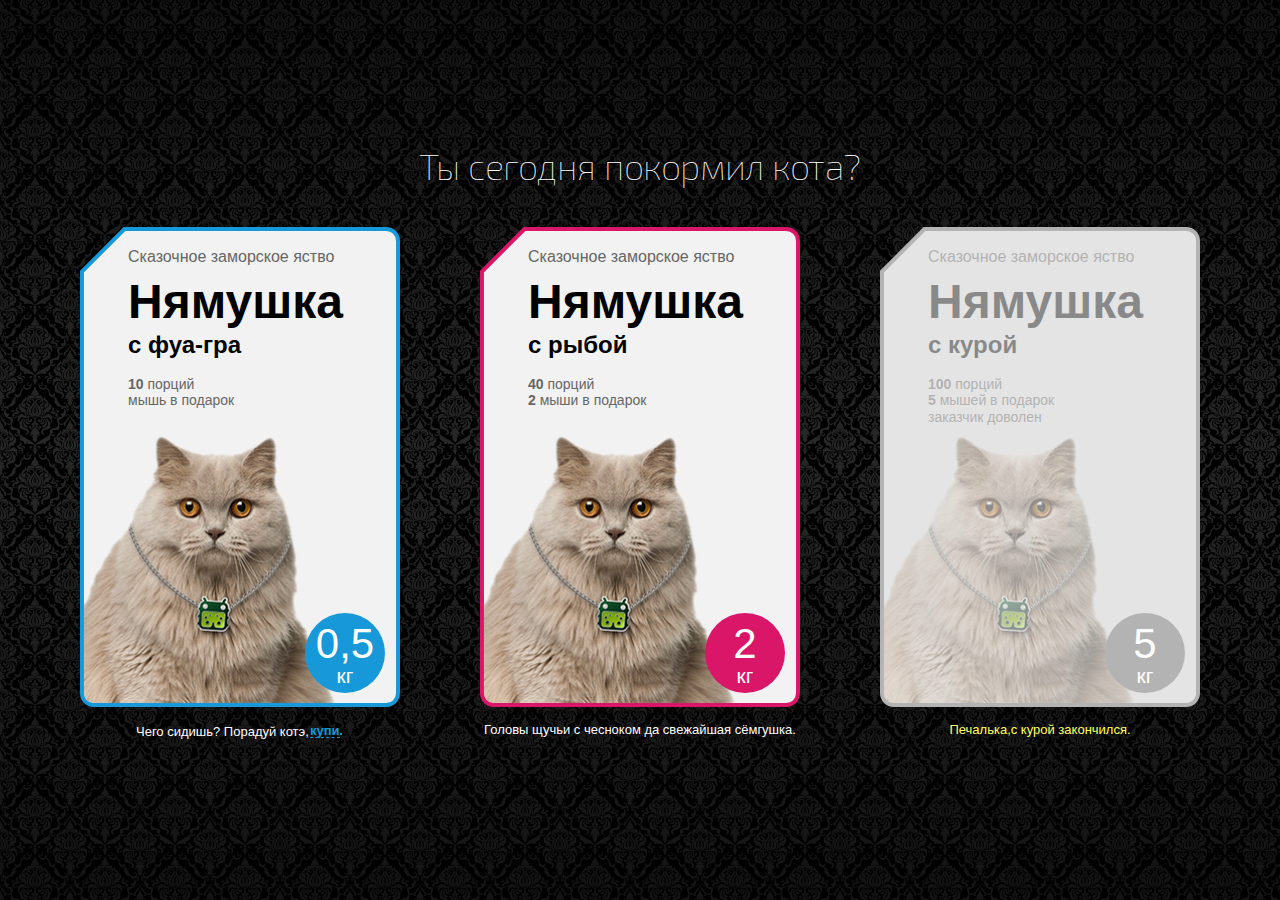
<file: funBox/index.html>
<!doctype html>
<html lang="ru">

<head>
  <meta charset="utf-8">
  <title>Нямушка, корм для кошек</title>
  <meta http-equiv="X-UA-Compatible" content="IE=Edge">
  <meta name="viewport" content="width=device-width, initial-scale=1">
  <meta name="theme-color" content="#fff">
  <meta name="format-detection" content="telephone=no">
  <script src="https://ajax.googleapis.com/ajax/libs/jquery/3.3.1/jquery.min.js"></script>
  <link rel="stylesheet" href="css/style.min.css">
</head>

<body class="page">
  <form class="form page__wrapper" action="#" method="post">
    <h1 class="visually-hidden">Корм для кошек</h1>
    <p class="page__title">Ты сегодня покормил кота?</p>
    <section class="page__cards-box">
    </section>
    <button class="visually-hidden">Оформить заказ</button>
  </form>

  <div id="template-card" style="display:none">
    <section class="card-box">
      <div class="card-wrapper">
        <p class="card-checkbox">
          <input class="visually-hidden" type="checkbox" name="foiegras" value="foiegras">
          <span class="card-checkbox__to-bue">купи</span>
        </p>
        <article class="card" data-disabled="Печалька, с фуа-гра закончился.">
          <p class="card__caption">Сказочное заморское яство</p>
          <h3 class="card__title">Нямушка</h3>
          <h4 class="card__subtitle">с фуа-гра</h4>
          <div class="card__texts">
            <p class="card__text card__text--portion"></p>
            <p class="card__text card__text--bonus"></p>
          </div>
          <p class="card__weight">
            <span class="card__kilo">кг</span>
          </p>
          <svg class="card__background" aria-hidden="true" xmlns="http://www.w3.org/2000/svg" viewBox="0 0 324 484"
            width="0" height="0" preserveAspectRatio="none">
            <path fill-rule="evenodd" stroke-width="4"
              d="M310 482H14c-6.63 0-12-5.37-12-12V45L45 2h265c6.63 0 12 5.37 12 12v456c0 6.63-5.37 12-12 12z" /></svg>
        </article>
      </div>
      <p class="card-box__make-your-pet-happy">Чего сидишь? Порадуй котэ,</p>
      <p class="card-box__description" data-selected="Печень утки разварная с артишоками"></p>
    </section>
  </div>
  <script src="js/index.js"></script>
</body>

</html>
</file>
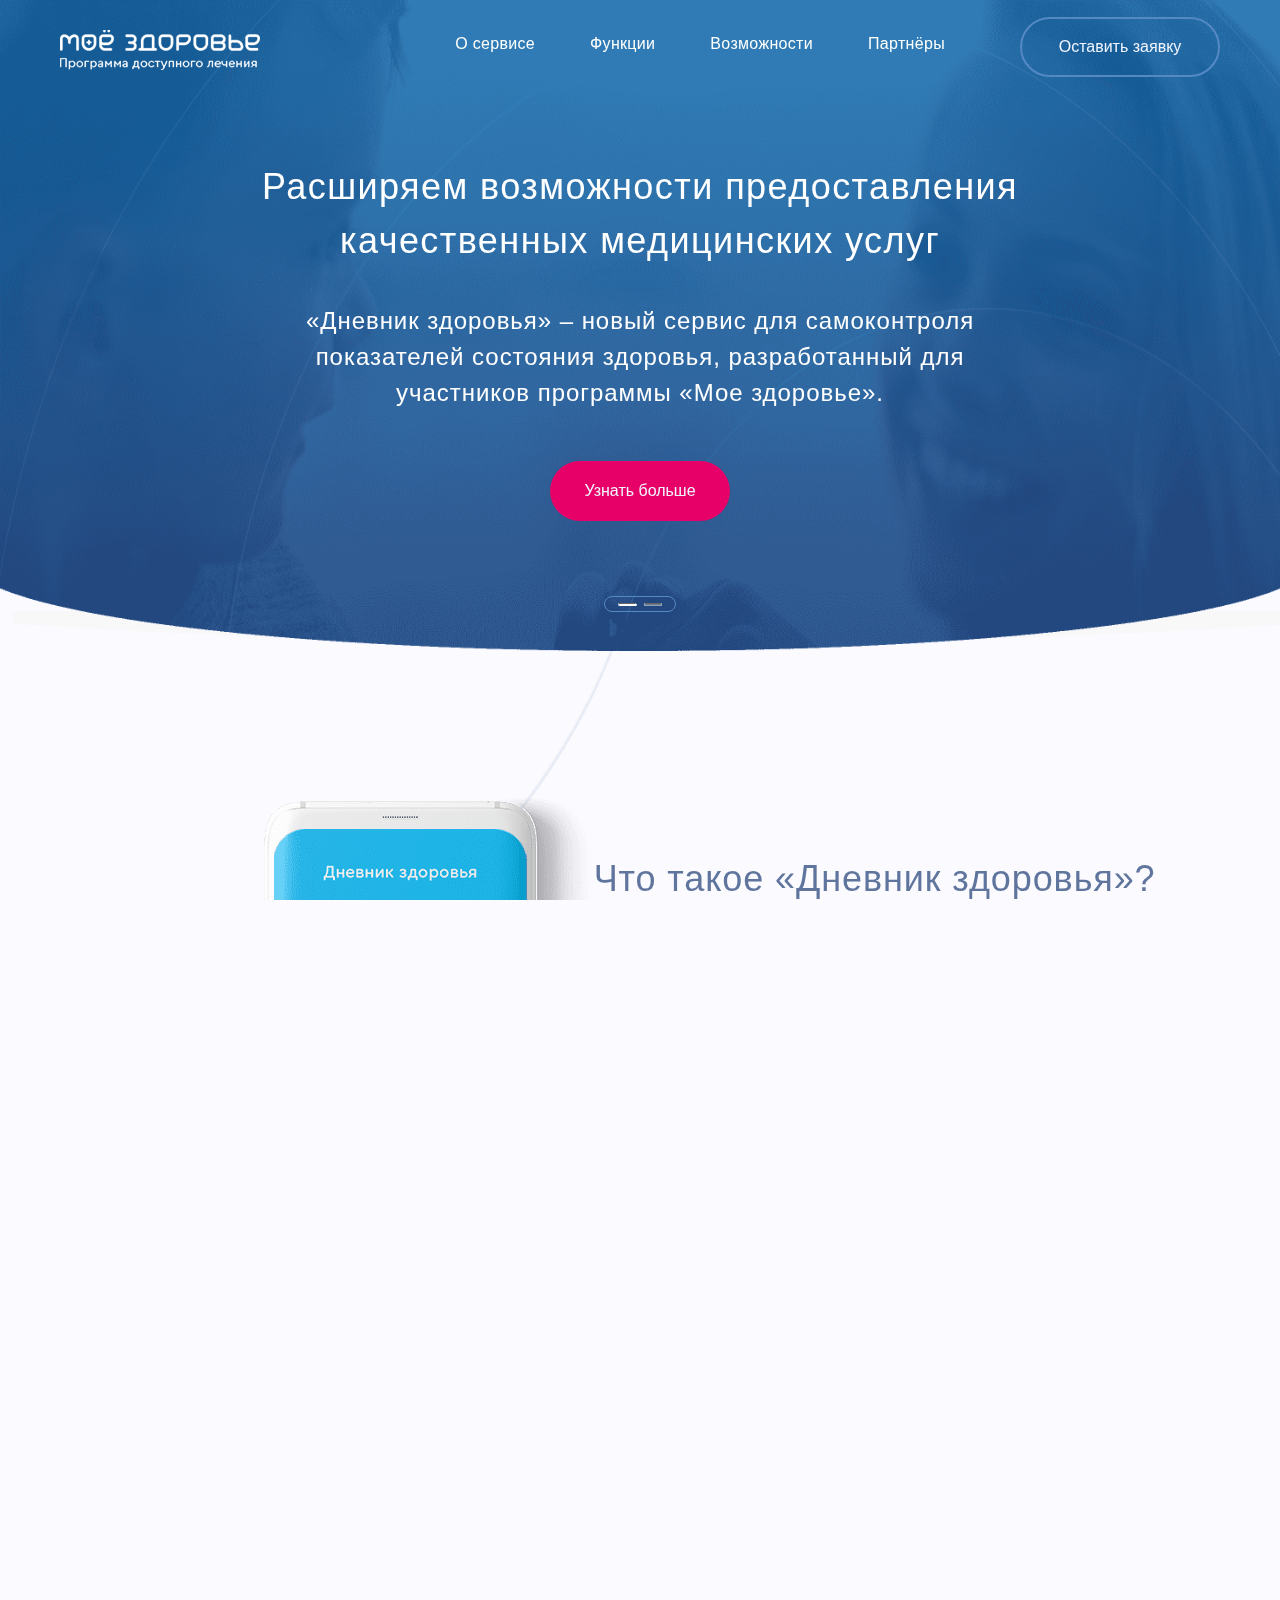
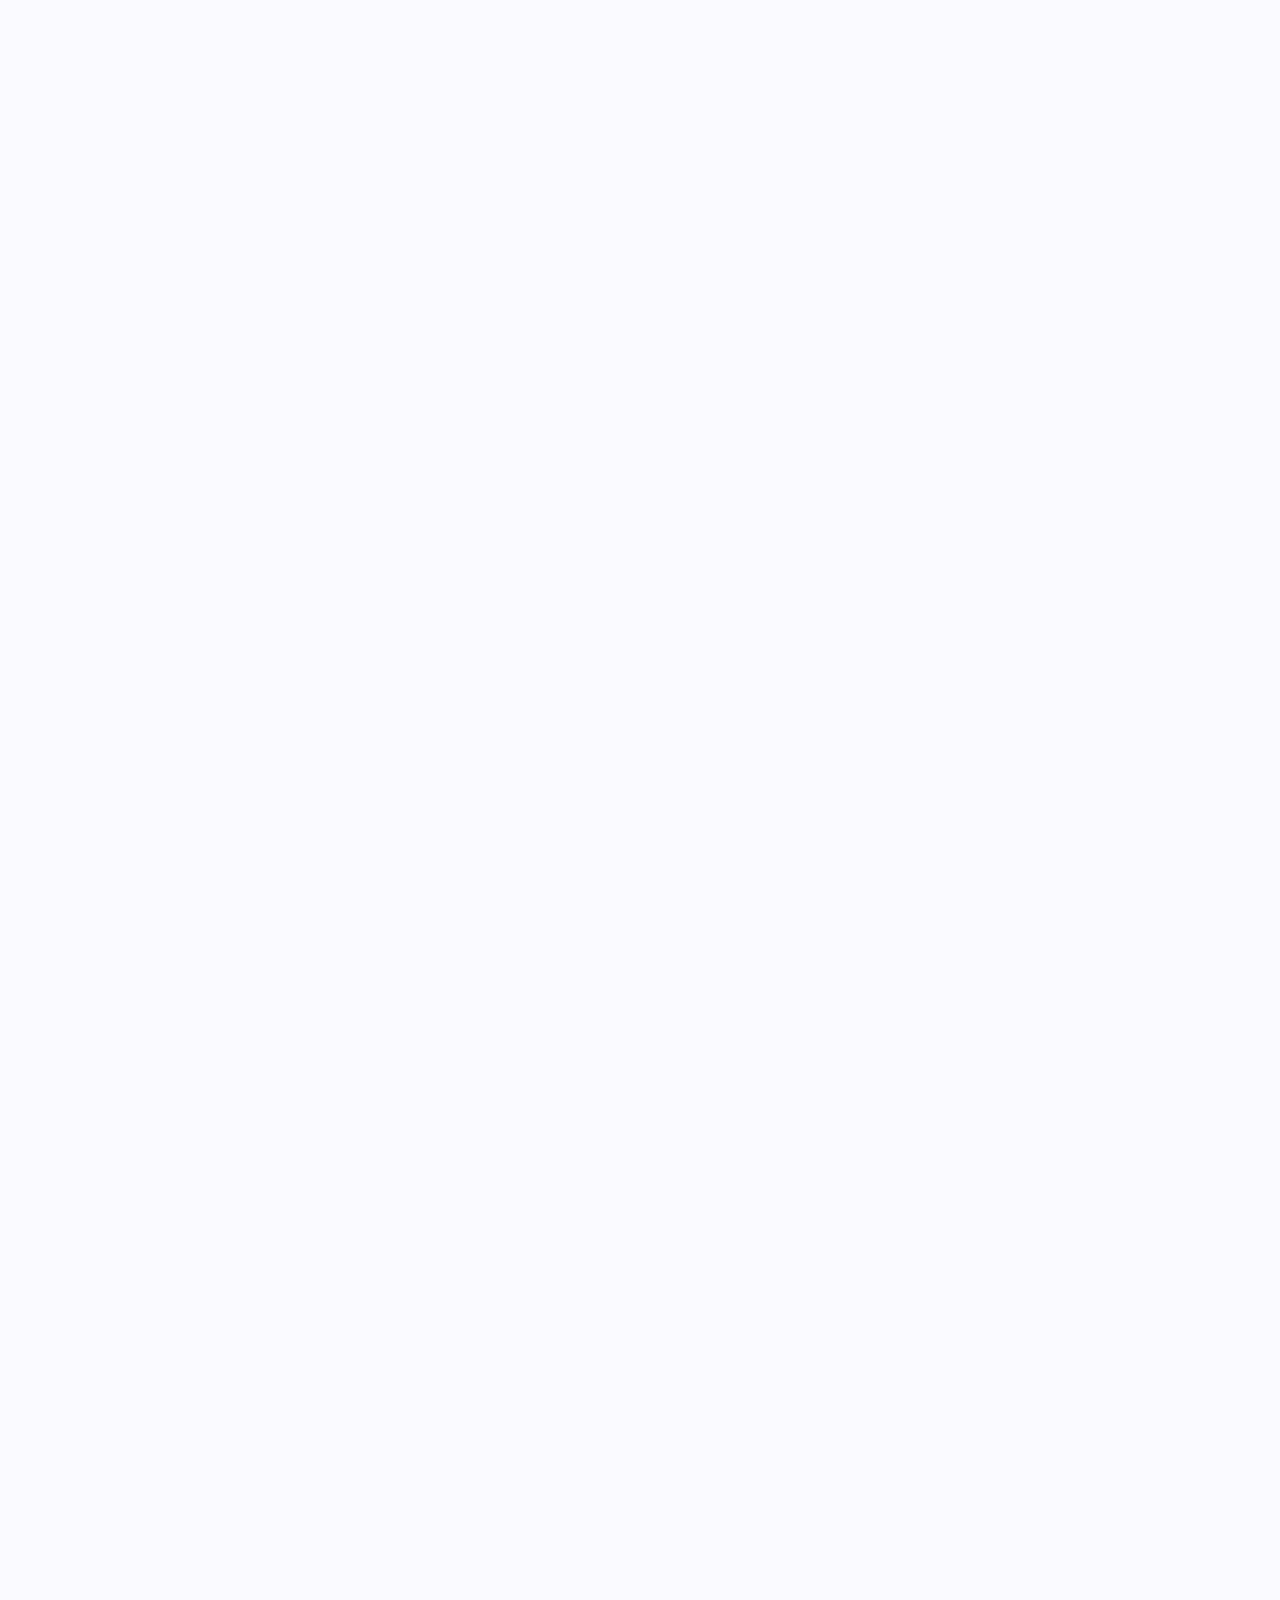
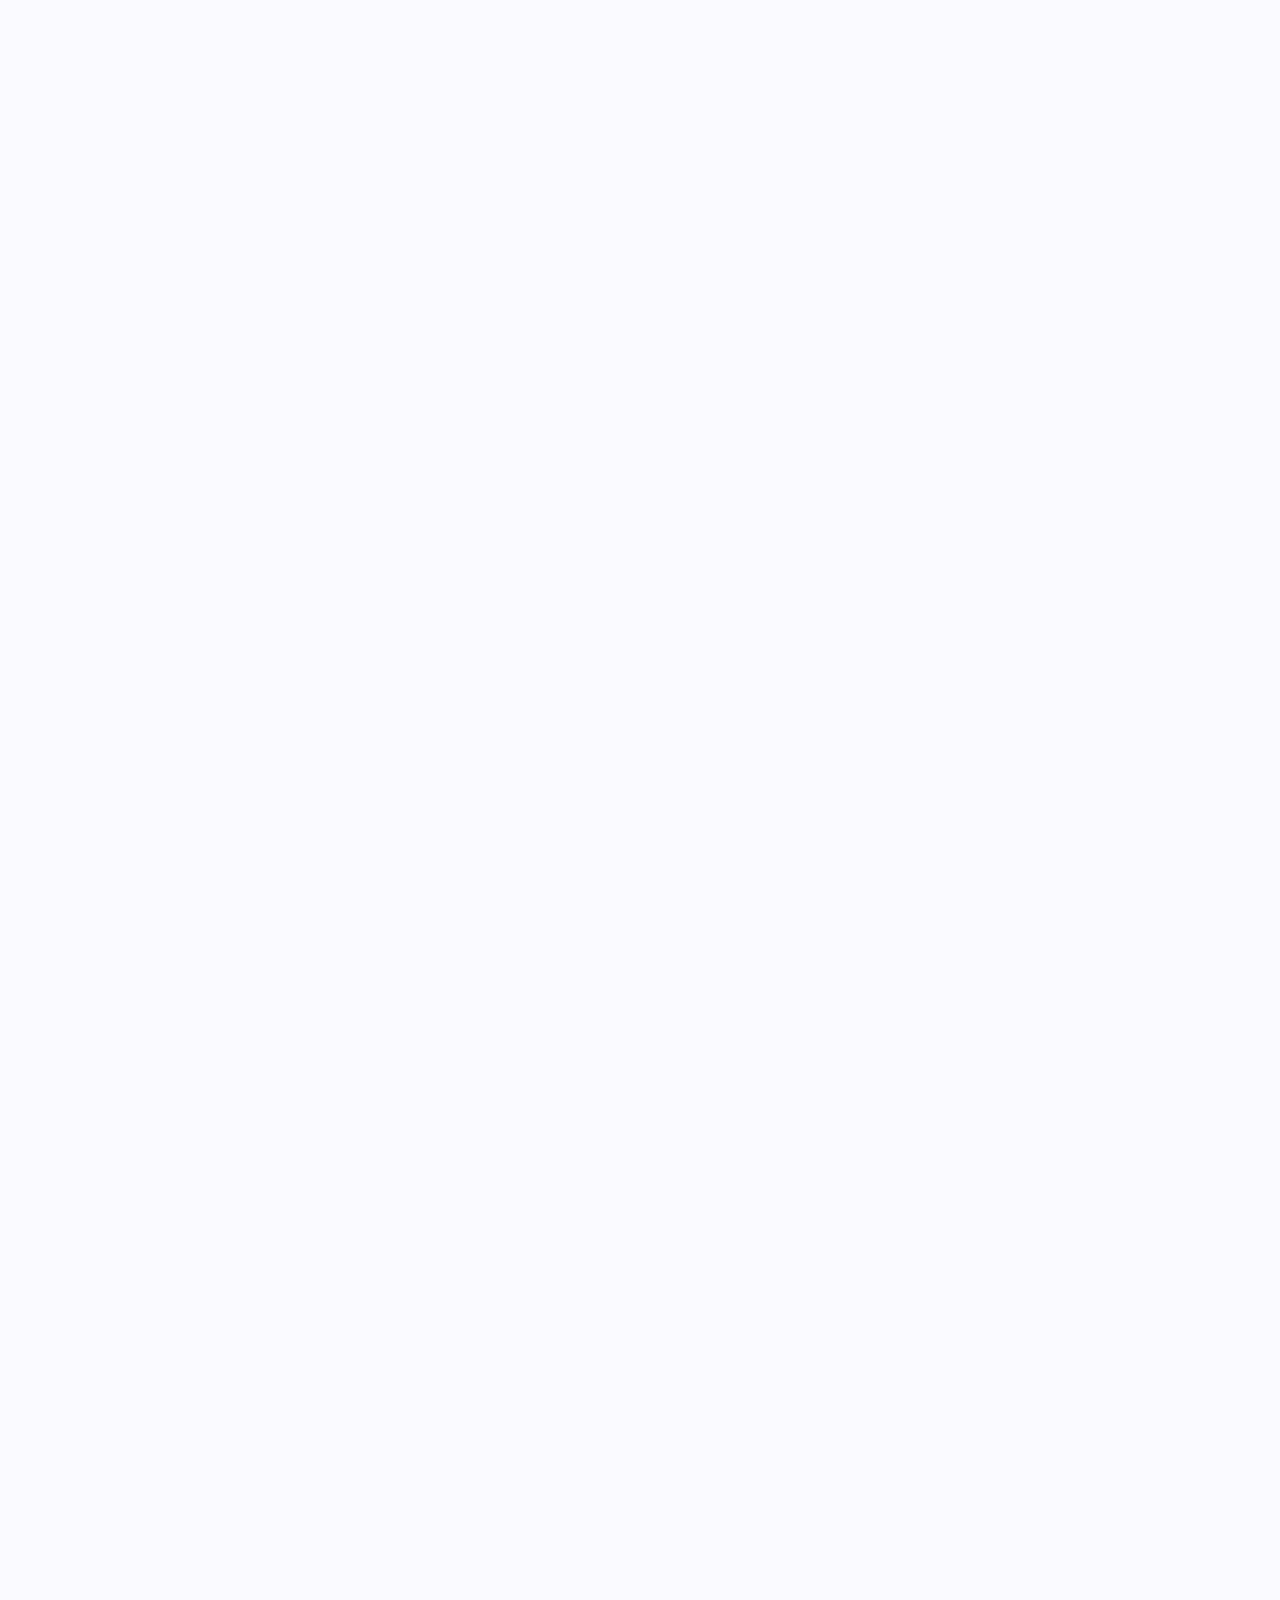
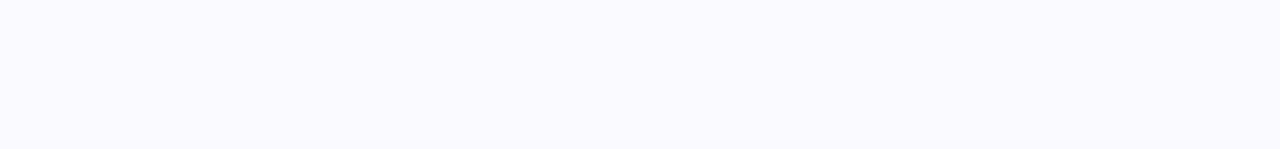
<file: my-health/index.html>
<!doctype html>
<html lang="ru">

<head>
  <title>Моё здоровье</title>
  <meta charset="utf-8">
  <meta http-equiv="X-UA-Compatible" content="IE=Edge">
  <meta name="viewport" content="width=device-width, initial-scale=1, maximum-scale=1, user-scalable=no">
  <meta name="format-detection" content="telephone=no">
  <link rel="stylesheet" type="text/css" href="css/style.css" />
  <link rel="stylesheet" href="css/main.min.css">
  <noscript>
    <link rel="stylesheet" type="text/css" href="css/noscript.css" />
  </noscript>
</head>

<body class="page">
  <!--HEADER-->
  <header class="main-header">
    <!--SLIDESHOW-->
    <div id="ei-slider" class="ei-slider">
      <ul class="ei-slider-large">
        <li>
          <img src="img/slide-1.png" alt="slide-1" />
          <div class="ei-title">
            <h2>Расширяем возможности предоставления
              качественных медицинских услуг</h2>
            <h3>«Дневник здоровья» – новый сервис для самоконтроля показателей состояния
              здоровья, разработанный для участников программы «Мое здоровье».</h3>
              <a href="#" class="button-link ei-title__button ei-title__button-1">Узнать
                больше
              </a>
          </div>
        </li>
        <li>
          <img src="img/slide-2.png" alt="slide-2" />
          <div class="ei-title ei-title__2">
            <h2>Следить за здоровьем станет проще</h2>
            <h3>Скоро вы сможете находиться на связи со своим
              лечащим врачом независимо от своего местоположения, вести дневник мониторинга самочувствия, получать
              рекомендации по плану лечения и многое
              другое.</h3>
              <a href="#" class="button-link ei-title__button ei-title__button-2">Узнать
                больше
              </a>
          </div>
        </li>
      </ul><!-- ei-slider-large -->
      <ul class="ei-slider-thumbs">
        <li class="ei-slider-element">Current</li>
        <li class="ei-slider-element__left"><a href="#">Slide 6</a></li>
        <li class="ei-slider-element__right"><a href="#">Slide 1</a></li>
      </ul><!-- ei-slider-thumbs -->
    </div><!-- ei-slider -->
    <!--END OF SLIDESHOW-->
    <!--HEAD-->
    <div class="main-header__top">
      <div class="main-header__logo">
        <a href="#">
          <img src="img/logo.png" alt="моё здоровье">
        </a>
      </div>
      <nav class="main-nav">
        <ul class="main-nav__list">
          <li class="main-nav__item"><a class="main-nav__link  main-nav__link--about-service" href="#about-service">О
              сервисе</a></li>
          <li class="main-nav__item  main-nav__item--sub-menu"><a class="main-nav__link  main-nav__link--functions"
              href="#functions">Функции</a></li>
          <li class="main-nav__item  main-nav__item--sub-menu"><a class="main-nav__link  main-nav__link--opportunities"
              href="#opportunities">Возможности</a></li>
          <li class="main-nav__item  main-nav__item--sub-menu"><a class="main-nav__link  main-nav__link--partners"
              href="#partners">Партнёры</a></li>
        </ul>
      </nav>
      <a href="#" class="button-link main-header__button">Оставить заявку</a>
    </div>
    <!--END OF HEAD-->
  </header>
  <!--END OF HEADER-->
  <!--MAIN CONTENT-->
  <main>
    <section id="about-service" class="health-diary">
      <div class="health-diary__blocks">
        <div class="health-diary__left-block">
          <img class="health-diary__img-mobile" src="img/mobile.png">
        </div>
        <div class="health-diary__right-block">
          <div class="health-diary__description">
            <h2 class="health-diary__title">Что такое «Дневник здоровья»?</h2>
            <p class="health-diary__text">Дневник пациента - это удобный онлайн-сервис:</p>
            <ul class="health-diary__list">
              <li>Вносите результаты измерений вручную или с помощью
                интегрированных приборов</li>
              <li>Ведите персональную медицинскую карту с историей
                ваших измерений </li>
              <li>Делитесь результатами измерений со специалистами
                для повышения эффективности лечения</li>
              <li>Получайте рекомендации, созданные специально для вас</li>
            </ul>
            <a href="#" class="button-link health-diary__button">Оставить заявку</a>
          </div>
        </div>
      </div>
    </section>
    <section id="functions" class="functions">
      <h2 class="functions__title">Функции приложения</h2>
      <ul class="functions__list">
        <li class="functions__item functions__item-1">Планирование графика приема лекарств</li>
        <li class="functions__item functions__item-2">Уведомление врача об исполнении назначений</li>
        <li class="functions__item functions__item-3">Ведение дневника самочувствия</li>
        <li class="functions__item functions__item-4">Удаленное предоставление измерений врачу</li>
        <li class="functions__item functions__item-5">Общение с врачами через встроенный мессенджер</li>
        <li class="functions__item functions__item-6">Получение уведомлений для выполнения назначений</li>
      </ul>
    </section>
    <section id="opportunities" class="opportunities">
      <h2 class="opportunities__title">Ведите персональный дневник мониторинга здоровья</h2>
      <ul class="opportunities__list">
        <li class="opportunities__item opportunities__item-1">
          <h3 class="opportunities__item-title">Хранение данных</h3>
          <p class="opportunities__item-text">Контролируйте и следите за динамикой изменения показателей вашего
            здоровья. Вносите результаты измерений медицинских показателей вручную или с помощью интегрированных
            приборов, храните историю измерений и отслеживайте динамику состояния здоровья</p>
        </li>
        <li class="opportunities__item opportunities__item-2">
          <h3 class="opportunities__item-title">Сообшение информации врачу</h3>
          <p class="opportunities__item-text">Позвольте специалисту дистанционно следить за вашим здоровьем.
            Будьте на связи со специалистом - отправляйте информацию о своем самочувствии, обменивайтесь сообщениями и
            получайте рекомендации по вашему здоровью и лечению.</p>
        </li>
        <li class="opportunities__item opportunities__item-3">
          <h3 class="opportunities__item-title">Напоминание о важном</h3>
          <p class="opportunities__item-text">Получайте рекомендации, созданные специально для вас.
            Система, персонально настроенная под ваши требования, автоматически напомнит о необходимости выполнить
            рекомендации медицинского специалиста: принять препарат или выполнить измерения.</p>
        </li>
      </ul>
      <div class="opportunities__image">
        <img src="img/mobiles.png" alt="персональный дневник мониторинга здоровья для Вас">
      </div>
    </section>
    <section id="to-spacialists" class="to-specialists">
      <div class="to-specialists__image">
        <img src="img/to-specialists.png" alt="бонусы специалистам">
      </div>
      <div class="to-specialists__text">
        <h2 class="to-specialists__title">Специалистам</h2>
        <ul class="to-specialists__list">
          <li class="to-specialists__item">Дистанционный контроль состояния здоровья ваших пациентов</li>
          <li class="to-specialists__item">Наблюдение за динамикой изменения основных медицинских показателей </li>
          <li class="to-specialists__item">Наличие алгоритмов автоматического анализа поступающей информации</li>
          <li class="to-specialists__item">Индивидуальная система уведомлений об изменении состояния каждого пациента
          </li>
          <li class="to-specialists__item">Дополнительный сервис коммуникации, позволяющий активно вовлекать пациента в
            процесс профилактики, лечения и реабилитации.</li>
        </ul>
      </div>
    </section>
    <section class="access">
      <h2 class="access__title">Получите бесплатный доступ к «Дневнику здоровья»</h2>
      <p class="access__text">Оставьте свою электронную почту и&nbsp;вы&nbsp;узнаете&nbsp;о&nbsp;запуске
        данного&nbsp;сервиса&nbsp;первым!</p>
      <form class="access__form" method="POST">
        <input class="access__input" type="email" placeholder="Ваш E-mail" name="E-mail" value="E-mail">
        <button class="button access__button" type="submit">Отправить</button>
      </form>
    </section>
  </main>
  <!--END OF MAIN CONTENT-->
  <!--FOOTER-->
  <footer class="footer">
    <div class="footer__content">
      <a class="footer__logo" href="#">
        <img src="img/logo-footer.png" alt="Логотип компании Моё здоровье">
      </a>
      <ul class="footer__menu">
        <li class="footer__menu-item"><a class="footer__menu-link" id="about-service-up" href="#">О сервисе</a></li>
        <li class="footer__menu-item"><a class="footer__menu-link" id="functions-up" href="#">Функции</a></li>
        <li class="footer__menu-item"><a class="footer__menu-link" id="opportunities-up" href="#">Возможности</a></li>
        <li class="footer__menu-item"><a class="footer__menu-link" id="to-specialists-up" href="#">Специалистам</a></li>
        <li class="footer__menu-item"><a class="footer__menu-link" href="#">8 800 500 45 49</a></li>
      </ul>
    </div>
    <p class="footer__copyright">Разработка сайта <span>Redsoft</span></p>
  </footer>
  <!--END OF FOOTER-->

<script type="text/javascript" src="https://ajax.googleapis.com/ajax/libs/jquery/1.7.0/jquery.min.js"></script>
        <script type="text/javascript" src="https://natalia-ai.github.io/my-health/js/jquery.eislideshow.js"></script>
        <script type="text/javascript" src="https://natalia-ai.github.io/my-health/js/jquery.easing.1.3.js"></script>
        <script type="text/javascript">
            $(function() {
                $('#ei-slider').eislideshow({
					animation			: 'center',
					autoplay			: true,
					slideshow_interval	: 3000,
					titlesFactor		: 0
                });
            });
        </script>
        <script  type="text/javascript" src="js/main.js"></script>
</body>

</html>
</file>
<file: my-health/css/style.css>
.ei-slider{
	position: relative;
	width: 100%;
	max-width: 1920px;
	height: 400px;
	margin: 0 auto;
}
.ei-slider-loading{
	width: 100%;
	height: 100%;
	position: absolute;
	top: 0px;
	left: 0px;
	z-index:999;
	background: rgba(0,0,0,0.9);
	color: #fff;
	text-align: center;
	line-height: 400px;
}
.ei-slider-large{
	height: 100%;
	width: 100%;
	position:relative;
	overflow: hidden;
}
.ei-slider-large li{
	position: absolute;
	top: 0px;
	left: 0px;
	overflow: hidden;
	height: 100%;
	width: 100%;
}
.ei-slider-large li img{
	width: 100%;
}
.ei-title{
	position: absolute;
	right: 50%;
	margin-right: 13%;
	top: 30%;
}
.ei-title h2, .ei-title h3{
	text-align: right;
}
.ei-title h2{
	font-size: 40px;
	line-height: 50px;
	font-family: 'Playfair Display', serif;
	font-style: italic;
	color: #b5b5b5;
}
.ei-title h3{
	font-size: 70px;
	line-height: 70px;
	font-family: 'Open Sans Condensed', sans-serif;
	text-transform: uppercase;
	color: #000;
}
.ei-slider-thumbs{
	height: 13px;
	margin: 0 auto;
	position: relative;
}
.ei-slider-thumbs li{
	position: relative;
	float: left;
	height: 100%;
}
.ei-slider-thumbs li.ei-slider-element{
	top: 0px;
	left: 0px;
	position: absolute;
	height: 100%;
	z-index: 10;
	text-indent: -9000px;
	background: #000;
	background: rgba(0,0,0,0.9);
}
.ei-slider-thumbs li a{
	display: block;
	text-indent: -9000px;
	background: #666 ;
	width: 100%;
	height: 100%;
	cursor: pointer;
	-webkit-box-shadow: 
        0px 1px 1px 0px rgba(0,0,0,0.3), 
        0px 1px 0px 1px rgba(255,255,255,0.5);
	-moz-box-shadow: 
        0px 1px 1px 0px rgba(0,0,0,0.3), 
        0px 1px 0px 1px rgba(255,255,255,0.5);
	box-shadow: 
        0px 1px 1px 0px rgba(0,0,0,0.3), 
        0px 1px 0px 1px rgba(255,255,255,0.5);
	-webkit-transition: background 0.2s ease;
    -moz-transition: background 0.2s ease;
    -o-transition: background 0.2s ease;
    -ms-transition: background 0.2s ease;
    transition: background 0.2s ease;
}
.ei-slider-thumbs li a:hover{
	background-color: #f0f0f0;
}
.ei-slider-thumbs li img{
	position: absolute;
	bottom: 50px;
	opacity: 0;
	z-index: 999;
	max-width: 100%;
	-webkit-transition: all 0.4s ease;
    -moz-transition: all 0.4s ease;
    -o-transition: all 0.4s ease;
    -ms-transition: all 0.4s ease;
    transition: all 0.4s ease;
	-webkit-box-reflect: 
        below 0px -webkit-gradient(
            linear, 
            left top, 
            left bottom, 
            from(transparent), 
            color-stop(50%, transparent), 
            to(rgba(255,255,255,0.3))
            );
	-ms-filter: "progid:DXImageTransform.Microsoft.Alpha(Opacity=0)";
}
.ei-slider-thumbs li:hover img{
	opacity: 1;
	bottom: 13px;
	-ms-filter: "progid:DXImageTransform.Microsoft.Alpha(Opacity=100)";
}
@media screen and (max-width: 830px) {
	.ei-title{
		position: absolute;
		right: 0px;
		margin-right: 0px;
		width: 100%;
		text-align: center;
		top: auto;
		bottom: 10px;
		background: #fff;
		background: rgba(255,255,255,0.9);
		padding: 5px 0;
	}
	.ei-title h2, .ei-title h3{
		text-align: center;
	}
	.ei-title h2{
		font-size: 20px;
		line-height: 24px;
	}
	.ei-title h3{
		font-size: 30px;
		line-height: 40px;
	}
}
</file>
<file: my-health/css/noscript.css>
.ei-slider{
	height: auto;
}
.ei-slider-thumbs{
	display: none;
}
.ei-slider-large li{
	position: relative;
}
</file>
<file: funBox/css/style.min.css>
@charset "UTF-8";body,html{height:100%}.page{margin:0;padding:0;min-width:320px;font-family:Trebuchet MS,Lucida Grande,Lucida Sans Unicode,Lucida Sans,Tahoma,sans-serif;font-size:16px;color:#fff;background-color:#171717;background-image:linear-gradient(0deg,rgba(0,0,0,.5) 0,transparent 50%,rgba(0,0,0,.5)),url(../img/pattern.png);background-size:auto;box-sizing:border-box}@media (min-width:1200px){.page{display:-ms-flexbox;display:flex;-ms-flex-pack:center;justify-content:center;-ms-flex-align:center;align-items:center}}.page__wrapper{padding:20px 10px}@media (min-width:1200px){.page__wrapper{width:100%;padding:0}}.page__title{margin:0;margin-bottom:23px;font-family:Exo2\.0-Thin,Arial,sans-serif;font-weight:100;font-size:36px;line-height:1.2;text-shadow:0 1px 1px #000}.page__cards-box,.page__title{text-align:center}@media screen and (min-width:768px){.page__cards-box{display:grid;grid-template-columns:repeat(2,320px);-ms-flex-pack:center;justify-content:center;grid-gap:26px}.page__cards-box>*{display:inline-block;margin:0 20px;margin-bottom:26px;width:320px;vertical-align:top}@supports (display:grid){.page__cards-box>*{width:auto;margin:0}}}@media (min-width:1200px){.page__cards-box{grid-template-columns:repeat(3,320px);grid-gap:80px}}.card-box__make-your-pet-happy{max-width:265px;margin:0 auto;padding-left:56px;font-weight:400;font-size:13px;line-height:15px;color:#fff;text-align:left}.card-box__description{position:relative}.card-box__description:after{content:attr(data-selected);position:absolute;width:320px;margin:0;margin-left:-160px;top:-33px;left:50%;z-index:100;font-size:13px;text-align:center;font-weight:400;color:#fff}.card-box:last-child:nth-child(odd){grid-column:1/3}@media (min-width:1200px){.card-box:last-child:nth-child(odd){grid-column:3/4}}.card-wrapper{width:100%;max-width:320px;margin:0 auto 17px;position:relative}.card-wrapper:hover .card__background{stroke:#2ea8e6}.card-wrapper:hover .card__weight{background-color:#2ea8e6}.card-wrapper:hover .card-checkbox:before{color:#2ea8e6;border-bottom:1px dashed #2ea8e6}.card-checkbox__to-bue{position:absolute;bottom:-31px;left:230px;font-size:13px;line-height:12px;font-weight:700;color:#1698d9;text-decoration:none;border-bottom:1px dashed #1698d9;cursor:pointer}.card-checkbox__to-bue:after{content:"";position:absolute;bottom:2px;left:30px;width:2px;height:2px;background-color:#1698d9}.card{position:relative;box-sizing:border-box;min-height:480px;padding-top:20px;padding-right:15px;padding-left:48px;text-align:left;-ms-flex-positive:1;flex-grow:1;background-image:url(../img/photoCat.png);background-repeat:no-repeat;background-position:left 4px bottom 4px;background-size:312px 270px;cursor:pointer}.card__caption{display:inline-block;margin:0;margin-bottom:7px;font-size:16px;font-weight:400;color:#666;vertical-align:middle}.card__title{margin:0;margin-bottom:0;font-size:48px;font-weight:700;color:#000}.card__subtitle{display:block;margin:0;margin-bottom:16px;font-size:24px;font-weight:700;color:#000}.card__texts{display:-ms-flexbox;display:flex;-ms-flex-direction:column;flex-direction:column;padding:0;padding-bottom:275px;margin:0;font-size:14px;font-weight:400;color:#666}.card__text{padding:0;margin:0}.card__weight{position:absolute;bottom:-28px;right:15px;z-index:1;width:80px;height:80px;padding:10px;font-weight:400;font-size:42px;line-height:1;border-radius:50%;background-color:#1698d9;color:#fff;text-align:center;box-sizing:border-box}.card__kilo{display:block;font-size:21px}.card__background{position:absolute;top:0;left:0;z-index:-1;width:100%;height:100%;fill:#f2f2f2;stroke:#1698d9}.form{font-family:Trebuchet MS,Lucida Grande,Lucida Sans Unicode,Lucida Sans,Tahoma,sans-serif;font-size:16px;line-height:1.2;color:#fff;box-sizing:border-box}.visually-hidden{position:absolute;width:1px;height:1px;clip:rect(1px,1px,1px,1px);overflow:hidden;white-space:nowrap}.is-selected .card .card__background{stroke:#d91667}.is-selected .card .card__weight{background-color:#d91667}.is-selected .card:hover .card__caption-default{display:none}.is-selected .card:hover .card__caption-selected{display:block}.is-selected .card:hover .card__background{stroke:#e62e7a}.is-selected .card:hover .card__weight{background-color:#e62e7a}.is-selected .card-checkbox:after,.is-selected .card-checkbox:before{visibility:hidden;height:0}.is-selected-hover .card:before{content:"Котэ не одобряет?";display:none;margin:0;margin-bottom:7px;z-index:1;font-size:16px;color:#e62e7a;box-sizing:border-box}.is-selected-hover:hover .card__caption{display:none}.is-selected-hover:hover .card:before{display:block}.is-disabled{pointer-events:none}.is-disabled .card__background{stroke:#b3b3b3;fill:#e4e4e4}.is-disabled .card-checkbox:after,.is-disabled .card-checkbox:before{visibility:hidden}.is-disabled .card{cursor:default}.is-disabled .card:before{content:"";position:absolute;top:4px;right:4px;bottom:4px;left:4px;background-color:#e4e4e4;border-radius:10px;border-top-left-radius:83px;opacity:.6}.is-disabled .card:after{content:attr(data-disabled);position:absolute;width:320px;margin:0;margin-left:-160px;top:495px;left:50%;z-index:100;font-size:13px;text-align:center;font-weight:400;color:#ff6}.is-disabled .card__weight{background-color:#b3b3b3}@font-face{font-family:Exo2\.0-Thin;src:url(../fonts/Exo20-Thin.woff) format("woff"),url(../fonts/Exo20-Thin.woff2) format("woff2");font-weight:400;font-style:normal}
</file>
<file: my-health/css/main.min.css>
/*! normalize.css v3.0.2 | MIT License | git.io/normalize */html{font-family:sans-serif;-ms-text-size-adjust:100%;-webkit-text-size-adjust:100%}body{margin:0}article,aside,details,figcaption,figure,footer,header,hgroup,main,menu,nav,section,summary{display:block}audio,canvas,progress,video{display:inline-block;vertical-align:baseline}audio:not([controls]){display:none;height:0}[hidden],template{display:none}a:active,a:hover{outline:0}abbr[title]{border-bottom:1px dotted}b,strong{font-weight:700}dfn{font-style:italic}h1{font-size:2em;margin:.67em 0}mark{background:#ff0;color:#000}small{font-size:80%}sub,sup{font-size:75%;line-height:0;position:relative;vertical-align:baseline}sup{top:-.5em}sub{bottom:-.25em}svg:not(:root){overflow:hidden}figure{margin:1em 40px}hr{box-sizing:content-box;height:0}pre{overflow:auto}code,kbd,pre,samp{font-family:monospace,monospace;font-size:1em}button,input,optgroup,select,textarea{color:inherit;font:inherit;margin:0}button{overflow:visible}button,select{text-transform:none}button,html input[type=button],input[type=reset],input[type=submit]{-webkit-appearance:button;cursor:pointer}button[disabled],html input[disabled]{cursor:default}button::-moz-focus-inner,input::-moz-focus-inner{border:0;padding:0}input{line-height:normal}input[type=checkbox],input[type=radio]{box-sizing:border-box;padding:0}input[type=number]::-webkit-inner-spin-button,input[type=number]::-webkit-outer-spin-button{height:auto}input[type=search]{-webkit-appearance:textfield;box-sizing:content-box}input[type=search]::-webkit-search-cancel-button,input[type=search]::-webkit-search-decoration{-webkit-appearance:none}fieldset{border:1px solid silver;margin:0 2px;padding:.35em .625em .75em}legend{border:0;padding:0}textarea{overflow:auto}optgroup{font-weight:700}table{border-collapse:collapse;border-spacing:0}td,th{padding:0}@font-face{font-family:Cera Round Pro;font-style:normal;font-weight:500;src:local("Cera Round Pro Regular"),local("CeraRoundPro-Regular");src:url(../fonts/cera-round/CeraRoundPro-Regular.otf) format("otf")}@font-face{font-family:Cera Round Pro;font-style:normal;font-weight:300;src:local("Cera Round Pro Thin"),local("CeraRoundPro-Thin");src:url(../fonts/cera-round/CeraRoundPro-Thin.otf) format("otf")}@font-face{font-family:Geometria;font-style:normal;font-weight:500;src:local("Geometria Medium"),local("Geometria-Medium");src:url(../fonts/geometria/Geometria-Medium.ttf) format("ttf");src:url(../fonts/geometria/Geometria-Medium.woff) format("woff")}*,:after,:before{box-sizing:inherit}html{box-sizing:border-box}body,html{width:100%;height:100%;overflow-x:hidden}body{position:relative;font-family:Cera Round Pro Regular,Tahoma,sans-serif;font-size:16px;background:#fafaff;color:#60759d}h1,h2{font-size:2.25em;font-weight:500}@media (max-width:1060px){h1,h2{font-size:2em}}ul{margin:0;padding:0;list-style:none}img{max-width:100%;height:auto;border:0}a{text-decoration:none;color:#f0f5ff;background-color:transparent}button{border:none;background:transparent}input{-ms-flex-pack:start;justify-content:flex-start}.button,.button-link,input{display:-ms-flexbox;display:flex;-ms-flex-align:center;align-items:center;height:3.75em;border-radius:1.875em}.button,.button-link{-ms-flex-pack:center;justify-content:center;transition:all .3s ease}.main-header{position:relative}.main-header__slideshow{position:relative;text-align:center;width:100%}.main-header__top{position:absolute;left:0;right:0;margin:auto;display:-ms-flexbox;display:flex;width:95%;max-width:1160px;top:0;padding:15px 0;z-index:1000}.main-header__logo{margin:15px 0 0}.main-header__button{width:200px;margin:2px 0 0 auto;border:2px solid #5489c3;transition:all .3s}.main-header__button:focus,.main-header__button:hover{width:224px;padding:0 43px 0 0;border:none;font-family:Geometria Medium,Arial,sans-serif;color:#fafbfd;background-color:#5489c3}@media (max-width:800px){.main-header__logo{width:25%;-ms-flex-order:1;order:1}.main-header__button{margin:-50px 0 0 auto;-ms-flex-order:1;order:1}.main-header__top{-ms-flex-direction:column;flex-direction:column}}@media (max-width:430px){.main-header__button{margin:-40px 0 0 auto;width:150px}}@media (max-width:430px){.main-header__button:focus,.main-header__button:hover{width:174px}}@media (max-width:400px){.main-header__top{padding:5px 0 15px}.main-header__logo{width:45%}}.ei-slider{height:751px}.ei-slider:before{content:"";position:absolute;left:0;margin:auto;right:0;bottom:6.2%;width:72px;height:16px;border-radius:8px;border:1px solid #5489c3;z-index:1500}@media (max-width:1400px){.ei-slider{height:651px}.ei-slider:before{bottom:6%}}@media (max-width:1060px){.ei-slider{height:500px}.ei-slider:before{bottom:5.8%}}@media (max-width:800px){.ei-slider:before{bottom:5.5%}}@media (max-width:356px){.ei-slider{height:600px}.ei-slider:before{bottom:9%}}.ei-slider-large li img{margin-top:0!important;margin-left:0!important}@media (max-width:800px){.ei-slider-large li img{max-width:-webkit-min-content;max-width:-moz-min-content;max-width:min-content}}.ei-slider-thumbs{display:-ms-flexbox;display:flex;top:-7.5%;left:0;height:2px}.ei-slider-thumbs li,.ei-slider-thumbs li.ei-slider-element{margin:auto;height:1px;border-radius:1px}.ei-slider-thumbs li{margin:auto;background-color:#5489c3;z-index:10}.ei-slider-thumbs li.ei-slider-element{top:1.32px;height:100%;background-color:#fafbfd;z-index:20;width:42%!important;}.ei-slider-thumbs li.ei-slider-element__left{margin-right:10px}.ei-slider-thumbs li.ei-slider-element__right{margin-left:0}@media (max-width:356px){.ei-slider-thumbs{top:-10.8%}}.ei-title{top:20%;right:50%;width:900px;margin:0 -450px 0 0}.ei-title h2{width:90%;margin:30px auto 35px!important;font-style:normal;font-size:2.25em}.ei-title h2,.ei-title h3{line-height:1.5em;letter-spacing:.04em;font-family:Cera Round Pro Regular,Tahoma,sans-serif;font-weight:500;color:#fff;text-align:center}.ei-title h3{width:80%;margin:0 auto 50px!important;font-size:1.5em;text-transform:none}.ei-title__2{top:25.5%}.ei-title__2 h3{width:85%;font-size:1.25em}.ei-title__button{margin:0 auto;font-family:Geometria Medium,Arial,sans-serif;color:#f0f5ff;background-color:#e70067;opacity:1!important}.ei-title__button:focus,.ei-title__button:hover{background-color:#c9005a;transform:translateY(-20px)}.ei-title__button-1{width:180px}.ei-title__button-1:focus,.ei-title__button-1:hover,.ei-title__button-2{width:260px}@media (max-width:1060px){.ei-title{top:15%}.ei-title h3{margin:0 auto 30px!important}.ei-title__2{top:25.5%}.ei-title__2 h3{margin:0 auto 50px!important}}@media screen and (max-width:830px){.ei-title{background:transparent!important}}@media (max-width:800px){.ei-title{top:25%;width:700px;margin:0 -350px 0 0}.ei-title h2{margin:50px auto 5px!important;font-size:1.2em}.ei-title h3{font-size:1em}.ei-title__2{top:25%}.ei-title__2 h3{margin:0 auto 20px!important;font-size:1em}}@media (max-width:560px){.ei-title{width:500px;margin:0 -250px 0 0}}@media (max-width:430px){.ei-title{top:20%;width:400px;margin:0 -200px 0 0}.ei-title__2{top:20%}}@media (max-width:356px){.ei-title{top:17%;width:300px;margin:0 -150px 0 0}.ei-title h3{margin:0 auto 18px!important}.ei-title__2{top:17%}}.main-nav{width:600px;margin:15px auto 0 105px}@media (max-width:1060px){.main-nav{margin:15px auto 0}}@media (max-width:800px){.main-nav{width:98%;-ms-flex-order:2;order:2}}.main-nav__list{display:-ms-flexbox;display:flex;-ms-flex-pack:end;justify-content:flex-end;width:100%;margin:5px 0}@media (max-width:430px){.main-nav__list{-ms-flex-wrap:wrap;flex-wrap:wrap;-ms-flex-pack:justify;justify-content:space-between;margin:0 auto}}.main-nav__item{margin:0 20px 0 35px}@media (max-width:1060px){.main-nav__item{margin:0 5px 10px}}.main-nav__link{color:#fdfffc;letter-spacing:.02em;transition:.3s}.main-nav__link:focus,.main-nav__link:hover{position:relative}.main-nav__link:focus:before,.main-nav__link:hover:before{content:"";top:130%;width:4px;height:4px;background:#fdfffc;position:absolute;left:0;right:0;margin:auto}.health-diary{position:relative}.health-diary:before{content:"";position:absolute;top:0;left:0;right:0;width:100%;top:-3%;height:118%;background:url(../img/background-1.png) no-repeat;background-position:50% 50%;background-size:cover;z-index:-1}@media (max-width:1400px){.health-diary:before{left:1%;top:-5%;height:138%}}@media (max-width:890px){.health-diary:before{left:-7.8%;top:-10%;height:200%}}@media (max-width:560px){.health-diary:before{left:.8%;top:-10%}}@media (max-width:430px){.health-diary:before{left:31%}}.health-diary__blocks{display:-ms-flexbox;display:flex;width:100%;max-width:1920px;margin:0 auto}.health-diary__left-block{display:-ms-flexbox;display:flex;-ms-flex-pack:end;justify-content:flex-end;width:45%;max-width:780px;margin:0 auto}.health-diary__left-block img{margin:145px 0 0 auto}@media (max-width:560px){.health-diary__left-block{display:none}}.health-diary__right-block{display:-ms-flexbox;display:flex;-ms-flex-direction:column;flex-direction:column;-ms-flex-pack:center;justify-content:center;width:50%;margin:0 auto 0 0}@media (max-width:560px){.health-diary__right-block{width:98%;margin:0 auto}}.health-diary__description{margin:90px auto 0 0}@media (max-width:560px){.health-diary__description{width:98%;margin:90px auto 0 20px}}.health-diary__title{margin:0 auto 25px -25px;letter-spacing:.025em}@media (max-width:560px){.health-diary__title{margin:0}}@media (max-width:430px){.health-diary__title{width:98%;margin:0 auto 0 -10px;text-align:center}}.health-diary__list li,.health-diary__text{letter-spacing:.04em}.health-diary__text{margin:5px auto 20px -20px}@media (max-width:560px){.health-diary__text{margin:15px auto 20px}}.health-diary__list li{position:relative;width:65%;margin:0 auto 12px -5px;line-height:1.65em}.health-diary__list li:before{content:"";position:absolute;top:20%;left:-15px;width:5px;height:5px;background-color:#16afe0}@media (max-width:560px){.health-diary__list li{width:95%;margin:0}}.health-diary__button{width:200px;margin:35px auto 0 -20px;color:#fdfffc;background-color:#e70067;transition:.3s}.health-diary__button:focus,.health-diary__button:hover{font-family:Geometria Medium,Arial,sans-serif;color:#fafbfd;background-color:#c9005a}@media (max-width:560px){.health-diary__button{margin:50px auto 0 25vw}}@media (max-width:430px){.health-diary__button{margin:50px auto 0 18vw}}@media (max-width:400px){.health-diary__button{margin:50px auto 0 12vw}}.functions{position:relative;width:100%;display:-ms-flexbox;display:flex;-ms-flex-wrap:wrap;flex-wrap:wrap;margin:0 0 325px;padding-top:150px}@media (max-width:430px){.functions{margin:0 0 200px}}.functions:before{content:"";position:absolute;top:0;left:0;right:0;width:100%;top:12%;max-width:1920px;height:112%;margin:0 auto;background:url(../img/background-2.png) no-repeat;background-position:50% 50%;background-size:cover;z-index:1}@media (max-width:1400px){.functions:before{top:26%}}@media (max-width:890px){.functions:before{top:10%}}@media (max-width:430px){.functions:before{height:95%}}.functions__title{margin:83px auto;width:80%;text-align:center;letter-spacing:.04em}.functions__list{display:grid;grid-template-rows:repeat(2,1fr);grid-template-columns:repeat(3,1fr);grid-gap:10px;grid-row-gap:95px;width:80%;max-width:1200px;margin:0 auto}@media (max-width:430px){.functions__list{width:80%;display:-ms-flexbox;display:flex;-ms-flex-direction:column;flex-direction:column;-ms-flex-align:center;align-items:center;-ms-flex-pack:center;justify-content:center;margin:0 auto}}.functions__item{position:relative;width:55%;max-width:400px;margin:0 auto;padding:75px 0 0;text-align:center;line-height:1.5em}@media (max-width:430px){.functions__item{width:85%}}.functions__item:before{content:"";position:absolute;top:-25px;left:50%;margin-left:-40px;width:80px;height:80px;border:1px solid #16afe0;border-radius:50%;opacity:.25}.functions__item-1:after,.functions__item-2:after,.functions__item-3:after,.functions__item-4:after,.functions__item-5:after,.functions__item-6:after{content:"";position:absolute;top:-3px;left:50%;margin-left:-18px;width:36px;height:32px}@media (max-width:430px){.functions__item-1,.functions__item-2,.functions__item-3,.functions__item-4,.functions__item-5,.functions__item-6{padding:75px 0}}.functions__item-1:after{background:url(../img/icons/medicine.png) no-repeat}.functions__item-2:after{background:url(../img/icons/siren.png) no-repeat}.functions__item-3:after{background:url(../img/icons/health.png) no-repeat}.functions__item-4:after{background:url(../img/icons/smartwatch.png) no-repeat}.functions__item-5:after{background:url(../img/icons/conversation.png) no-repeat}.functions__item-6:after{background:url(../img/icons/facebook.png) no-repeat}.opportunities{display:-ms-flexbox;display:flex;-ms-flex-wrap:wrap;flex-wrap:wrap;width:100%;margin:0 0 190px}.opportunities__title{width:90%;margin:0 auto 78px;color:#31496b;text-align:center;letter-spacing:.04em}.opportunities__list{display:grid;grid-template-rows:repeat(3,1fr);grid-template-columns:1fr;grid-row-gap:30px;width:40%;max-width:1020px;margin:0 0 0 auto}.opportunities__item{position:relative;width:78%;line-height:1.5em;margin:0 0 0 auto}.opportunities__item:before{content:"";position:absolute;top:-15px;left:-110px;width:123px;height:123px;border:1px solid #16afe0;border-right-color:transparent;border-radius:50%;opacity:.25}.opportunities__item:after{content:"1";position:absolute;top:20%;left:-65px;font-size:3.75em;color:#23b3e2;opacity:.4}.opportunities__item-2:after{content:"2"}.opportunities__item-3:after{content:"3"}.opportunities__item-title{font-size:1.5em;letter-spacing:.04em;font-weight:500;margin:23px 0 0}.opportunities__item-text{letter-spacing:.04em}.opportunities__image{-ms-flex-align:center;align-items:center;margin:20px auto 0 0}@media (max-width:1060px){.opportunities__list{width:95%;margin:0 auto}.opportunities__image{margin:20px auto 0}}@media (max-width:430px){.opportunities__item:before{top:18px;left:-90px;width:100px;height:100px}}@media (max-width:400px){.opportunities__item:before{top:28px;left:-80px;width:80px;height:80px}}@media (max-width:370px){.opportunities__item:before{top:45px;left:-75px;width:70px;height:70px}}.to-specialists{position:relative;display:-ms-flexbox;display:flex;-ms-flex-wrap:wrap;flex-wrap:wrap;width:100%}.to-specialists:before{content:"";position:absolute;top:0;left:0;right:0;width:100%;height:100%;background-color:#fafbfd;background-image:linear-gradient(180deg,#282b64,#0e72b7);background-position:50% 50%;background-repeat:no-repeat;background-size:cover;opacity:.04}.to-specialists__image{position:relative;top:-82px;left:0;width:50%;max-width:905px;margin:0}@media (max-width:560px){.to-specialists__image{width:90%}}.to-specialists__text{display:-ms-flexbox;display:flex;-ms-flex-direction:column;flex-direction:column;width:50%;margin:0}@media (max-width:890px){.to-specialists__text{width:90%;position:relative;top:-200px}}@media (max-width:560px){.to-specialists__text{top:-50px}}.to-specialists__title{width:50%;margin:85px auto 35px 30px;letter-spacing:.045em}@media (max-width:890px){.to-specialists__title{width:90%;margin:0 10px 170px auto;text-align:right}}@media (max-width:560px){.to-specialists__title{margin:0 auto 20px;text-align:center}}.to-specialists__list{display:-ms-flexbox;display:flex;-ms-flex-direction:column;flex-direction:column;width:80%;max-width:1020px;margin:0 auto 0 0}@media (max-width:890px){.to-specialists__list{width:98%;margin:0 auto 0 -15px}}.to-specialists__item{position:relative;width:78%;line-height:1.6em;margin:0 auto 15px 50px;letter-spacing:.04em}.to-specialists__item:before{content:"";position:absolute;top:20%;left:-15px;width:5px;height:5px;background-color:#16afe0}@media (max-width:890px){.to-specialists__item{width:98%}}.access{display:-ms-flexbox;display:flex;-ms-flex-direction:column;flex-direction:column;-ms-flex-align:center;align-items:center;-ms-flex-pack:center;justify-content:center;position:relative;width:100%;margin:0 0 160px}.access:before{content:"";position:absolute;top:0;left:0;right:0;width:100%;height:138.5%;background-image:linear-gradient(180deg,#0e72b7 0,#282b64);background-position:50% 50%;background-repeat:no-repeat;background-size:cover;opacity:.1}@media (max-width:560px){.access:before{height:128%}}.access__title{width:98%;margin:145px auto 45px;text-align:center;letter-spacing:.03em}.access__text{width:98%;max-width:600px;margin:0 auto 55px;text-align:center;font-size:1.5em;line-height:1.5em;letter-spacing:.035em}.access__form{display:-ms-flexbox;display:flex;-ms-flex-pack:center;justify-content:center;width:98%;margin:0 auto;z-index:10}@media (max-width:560px){.access__form{-ms-flex-direction:column;flex-direction:column;-ms-flex-align:center;align-items:center;-ms-flex-pack:distribute;justify-content:space-around}}.access__input{width:360px;height:60px;margin:0 20px 0 0;padding:0 0 0 20px;font-size:.875em;color:#a8b2bf;border:1px solid #4f699b;background-color:transparent}@media (max-width:560px){.access__input{margin:0 auto 20px}}@media (max-width:400px){.access__input{width:300px}}.access__button{width:159px;margin:0 0 0 20px;color:#fdfffc;background-color:#e70067}.access__button:focus,.access__button:hover{font-family:Geometria Medium,Arial,sans-serif;color:#fafbfd;background-color:#c9005a}@media (max-width:560px){.access__button{margin:0 auto}}.footer{-ms-flex-direction:column;flex-direction:column;-ms-flex-align:center;align-items:center;-ms-flex-pack:distribute;justify-content:space-around;height:220px;background-color:#39649d}.footer,.footer__content{display:-ms-flexbox;display:flex;width:100%}.footer__content{-ms-flex-pack:justify;justify-content:space-between;max-width:1350px;margin:-10px auto 0}.footer__logo{display:block;width:20%;margin:30px auto 0 95px}.footer__menu{display:-ms-flexbox;display:flex;-ms-flex-pack:justify;justify-content:space-between;width:57%;margin:30px 85px 0 auto}.footer__menu-link{color:#fff;letter-spacing:.04em}.footer__menu-link:focus,.footer__menu-link:hover{position:relative}.footer__menu-link:focus:before,.footer__menu-link:hover:before{content:"";top:130%;width:4px;height:4px;background:#fdfffc;position:absolute;left:0;right:0;margin:auto}.footer__copyright{margin:0 auto -10px;font-size:.875em;color:#e3e7f2}.footer__copyright span{color:#e70067}@media (max-width:890px){.footer__content{-ms-flex-direction:column;flex-direction:column}.footer__logo,.footer__menu{width:95%;margin:30px auto 0;text-align:center}}@media (max-width:560px){.footer__menu{-ms-flex-pack:distribute;justify-content:space-around;-ms-flex-wrap:wrap;flex-wrap:wrap;width:95%}.footer__menu-item{margin:0 5px 10px}}
</file>
